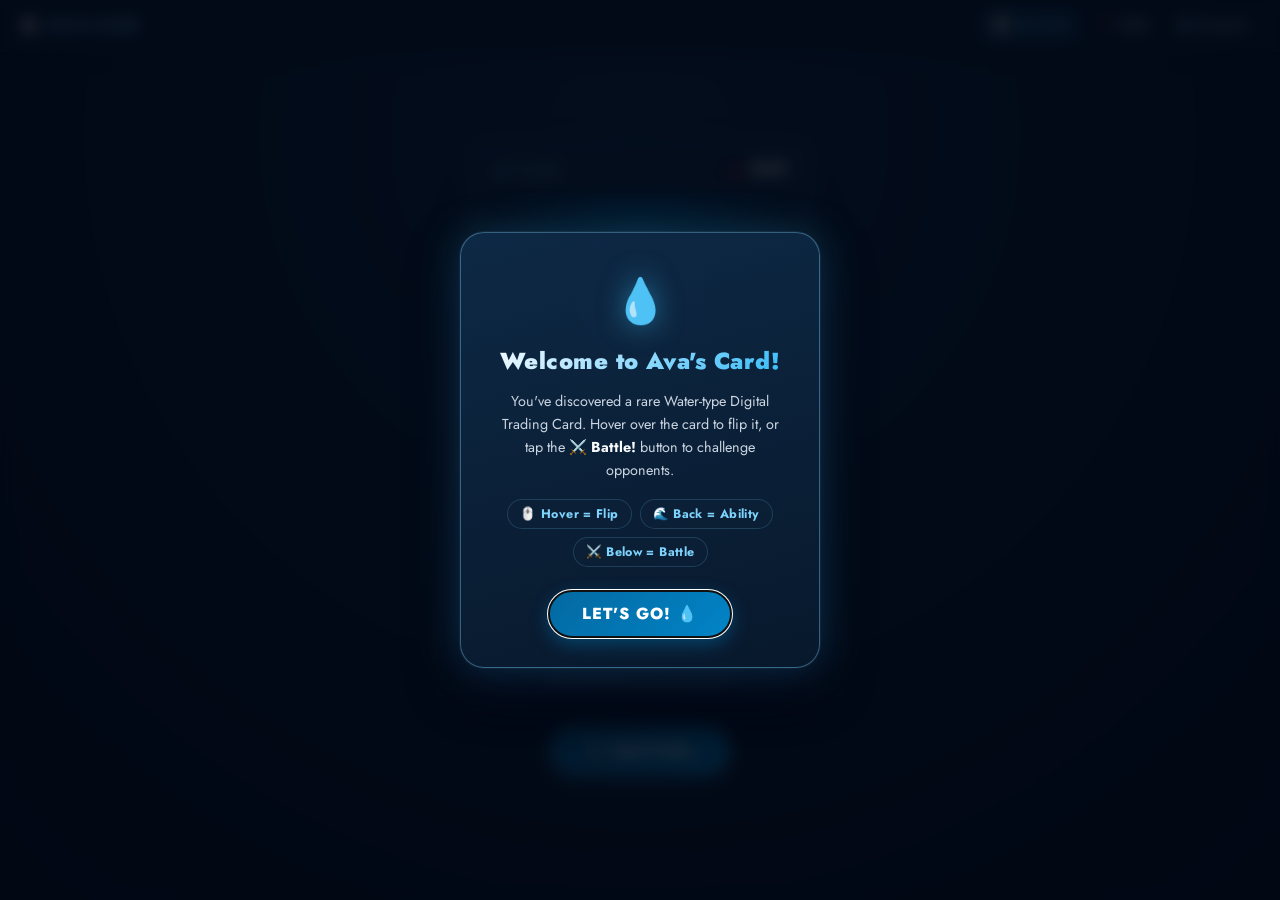
<file: index.html>
<!DOCTYPE html>
<html lang="en">
<head>
  <meta charset="UTF-8" />
  <meta name="viewport" content="width=device-width, initial-scale=1.0" />
  <title>Ava | Digital Trading Card</title>
  <link rel="preconnect" href="https://fonts.googleapis.com">
  <link rel="preconnect" href="https://fonts.gstatic.com" crossorigin>
  <link href="https://fonts.googleapis.com/css2?family=Jost:ital,wght@0,400;0,500;0,600;0,700;0,800;0,900;1,400;1,600&display=swap" rel="stylesheet">
  <link rel="stylesheet" href="style.css" />
</head>
<body>

  <!-- Site Navigation Bar -->
  <nav class="site-nav" aria-label="Site navigation">
    <a href="index.html" class="site-nav-brand">🃏 Ava's Card</a>
    <div class="site-nav-links">
      <a href="index.html" class="site-nav-link active" aria-current="page">🃏 My Card</a>
      <a href="help-faq.html" class="site-nav-link">❓ FAQ</a>
      <a href="help-contact.html" class="site-nav-link">📬 Contact</a>
    </div>
  </nav>

  <main class="page-container">
    <!-- 3D Card Container with Perspective -->
    <div class="card-container" id="card-container">
      <article class="trading-card" id="trading-card">

        <!-- ================= FRONT FACE ================= -->
        <div class="card-face card-front">
          <!-- Card Holo Sheen Overlay -->
          <div class="card-sheen" aria-hidden="true"></div>

          <!-- Top Header: Type & Power -->
          <header class="card-header">
            <span class="card-type-badge">💧 WATER</span>
            <div class="card-hp">
              <span class="hp-label">HP</span>
              <span class="hp-value">999</span>
            </div>
          </header>

          <!-- Card Art / Portrait Section -->
          <div class="card-art-frame">
            <div class="art-backdrop">
              <!-- Inline SVG Avatar / Mascot -->
              <svg class="art-avatar" viewBox="0 0 120 120" fill="none" xmlns="http://www.w3.org/2000/svg" aria-label="Card character portrait">
                <circle cx="60" cy="60" r="54" fill="#1e3a8a" stroke="#38bdf8" stroke-width="4" />
                <circle cx="60" cy="46" r="22" fill="#E0E7FF" />
                <path d="M26 100C26 78 41 68 60 68C79 68 94 78 94 100" fill="#E0E7FF" />
                <polygon points="60,20 68,36 86,36 71,46 77,63 60,52 43,63 49,46 34,36 52,36" fill="#38bdf8" />
              </svg>
            </div>
            <span class="card-id-tag">EDITION #001</span>
          </div>

          <!-- Card Body / Identity -->
          <section class="card-info">
            <h1 class="card-name" id="card-name">Ava</h1>
            <p class="card-major" id="card-major">
              <span class="major-icon">💻</span> Web Design and Engineering
            </p>

            <!-- Stats Bar -->
            <div class="card-stats">
              <div class="stat-pill">
                <span class="stat-label">Snack Power</span>
                <span class="stat-value">78/100</span>
              </div>
              <div class="stat-pill">
                <span class="stat-label">Nap Quality</span>
                <span class="stat-value">63/100</span>
              </div>
              <div class="stat-pill">
                <span class="stat-label">Drizzy Drake</span>
                <span class="stat-value">94/100</span>
              </div>
            </div>

            <!-- Special Ability Section (Card Feature) -->
            <div class="ability-container" id="ability-container">
              <div class="ability-header">
                <span class="ability-icon">🌊</span>
                <h2 class="ability-title">Irresistible</h2>
                <span class="ability-tag">SPECIAL MOVE</span>
              </div>
              <p class="ability-description">
                Radiates effortless charm and magnetic energy. Stuns opposing cards and leaves everyone completely captivated.
              </p>
            </div>
          </section>

          <!-- Card Footer -->
          <footer class="card-footer">
            <span>Hand-directed by me, built with AI</span>
          </footer>
        </div>

        <!-- ================= BACK FACE ================= -->
        <div class="card-face card-back">
          <!-- Card Holo Sheen Overlay -->
          <div class="card-sheen" aria-hidden="true"></div>

          <!-- Back Header -->
          <header class="card-header back-header">
            <span class="card-type-badge back-badge">🌊 WATER DECK</span>
            <span class="back-id">SECRET RARE ★★★</span>
          </header>

          <!-- Back Center Graphic Emblem -->
          <div class="back-emblem-wrapper">
            <div class="back-emblem-ring">
              <div class="back-emblem-core">
                <span class="back-emblem-icon">💧</span>
              </div>
            </div>
          </div>

          <!-- Fun Fact Showcase Block -->
          <section class="fun-fact-section">
            <div class="fun-fact-header">
              <span class="fun-fact-tag">💡 TRAINER FUN FACT</span>
            </div>
            <p class="fun-fact-text">
              Can code full responsive web animations in her sleep, but will happily spend 45 minutes debating between three identical shades of blue while streaming Drake on repeat.
            </p>

            <!-- Fun Fact Quick Trivia Chips -->
            <div class="trivia-chips">
              <div class="trivia-chip">
                <span class="trivia-label">Soundtrack</span>
                <span class="trivia-value">Drake (Certified)</span>
              </div>
              <div class="trivia-chip">
                <span class="trivia-label">Fuel Source</span>
                <span class="trivia-value">Snacks & Matcha</span>
              </div>
              <div class="trivia-chip">
                <span class="trivia-label">Style Mode</span>
                <span class="trivia-value">Water Type 🌊</span>
              </div>
            </div>
          </section>

          <!-- Interactive Ability Activation on Back -->
          <div class="back-ability-container">
            <button id="ability-btn" class="ability-button back-ability-btn" type="button">
              🌊 Activate Irresistible Ability
            </button>
            <div id="ability-status" class="ability-status" aria-live="polite"></div>
          </div>

          <!-- Back Footer -->
          <footer class="card-footer back-footer">
            <span>Hand-directed by me, built with AI</span>
          </footer>
        </div>

      </article>
    </div>

    <!-- ================= BATTLE ARENA ================= -->
    <section class="battle-arena" aria-label="Card Battle Arena">
      <button id="battle-btn" class="battle-btn" type="button">
        ⚔️ Battle!
      </button>

      <!-- Dice-Roll Animation & Big Letters Winner Display -->
      <div id="battle-display" class="battle-display" aria-live="polite"></div>
    </section>
  </main>

  <!-- Welcome Modal Overlay -->
  <div id="welcome-modal" class="welcome-overlay" role="dialog" aria-modal="true" aria-labelledby="welcome-title">
    <div class="welcome-card">
      <div class="welcome-icon">💧</div>
      <h2 id="welcome-title" class="welcome-title">Welcome to Ava's Card!</h2>
      <p class="welcome-text">You've discovered a rare Water-type Digital Trading Card. Hover over the card to flip it, or tap the <strong>⚔️ Battle!</strong> button to challenge opponents.</p>
      <div class="welcome-tips">
        <span class="welcome-tip">🖱️ Hover = Flip</span>
        <span class="welcome-tip">🌊 Back = Ability</span>
        <span class="welcome-tip">⚔️ Below = Battle</span>
      </div>
      <button id="welcome-close" class="welcome-btn" type="button">Let's Go! 💧</button>
    </div>
  </div>

  <script src="script.js"></script>
</body>
</html>
</file>
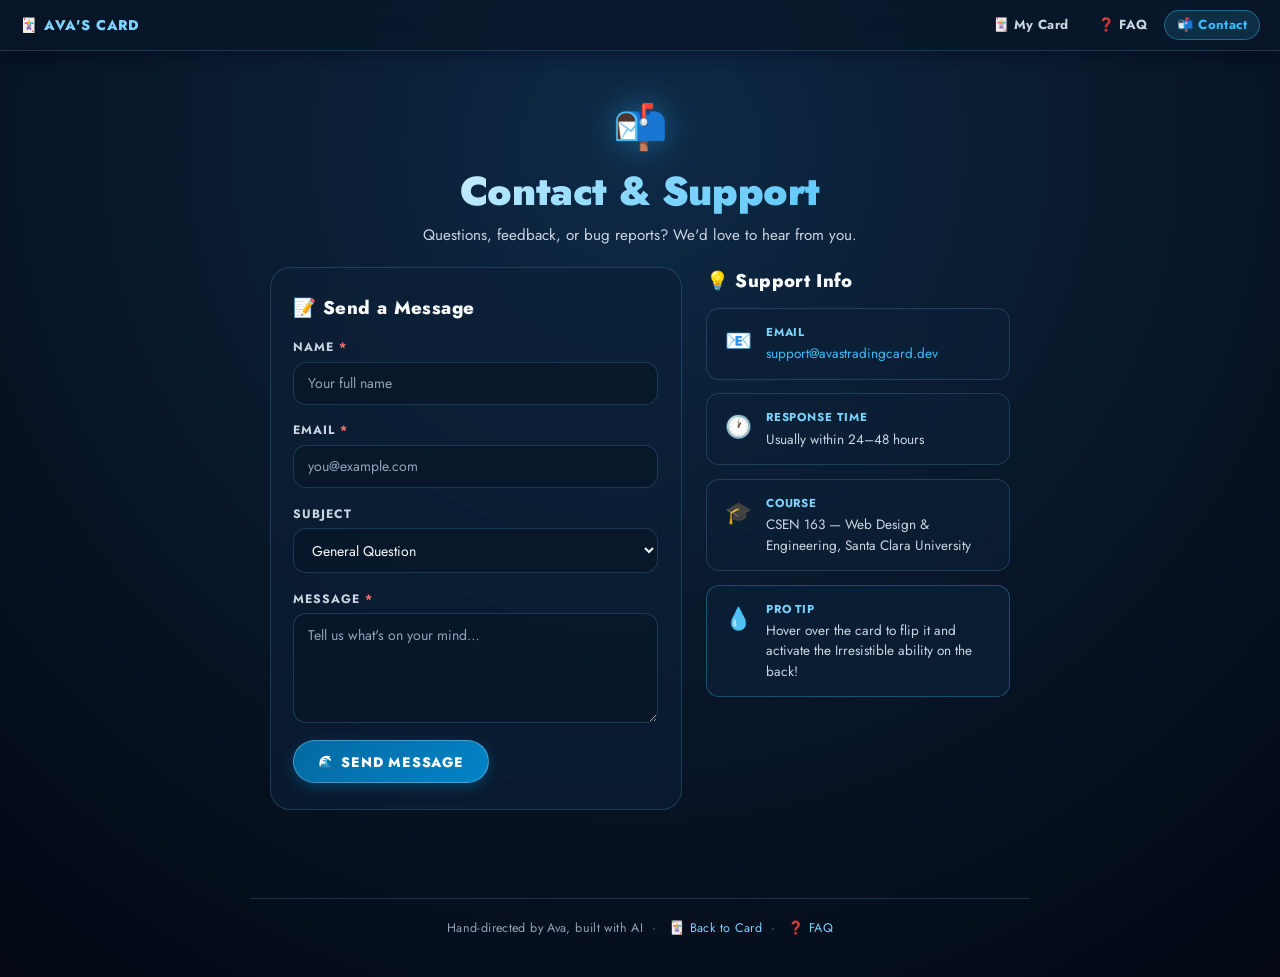
<file: help-contact.html>
<!DOCTYPE html>
<html lang="en">
<head>
  <meta charset="UTF-8" />
  <meta name="viewport" content="width=device-width, initial-scale=1.0" />
  <title>Contact & Support | Ava's Digital Trading Card</title>
  <link rel="preconnect" href="https://fonts.googleapis.com">
  <link rel="preconnect" href="https://fonts.gstatic.com" crossorigin>
  <link href="https://fonts.googleapis.com/css2?family=Jost:ital,wght@0,400;0,500;0,600;0,700;0,800;0,900;1,400;1,600&display=swap" rel="stylesheet">
  <link rel="stylesheet" href="help.css" />
</head>
<body>

  <!-- Site Navigation Bar -->
  <nav class="site-nav" aria-label="Site navigation">
    <a href="index.html" class="site-nav-brand">🃏 Ava's Card</a>
    <div class="site-nav-links">
      <a href="index.html" class="site-nav-link">🃏 My Card</a>
      <a href="help-faq.html" class="site-nav-link">❓ FAQ</a>
      <a href="help-contact.html" class="site-nav-link active" aria-current="page">📬 Contact</a>
    </div>
  </nav>

  <!-- ============================= HERO ============================= -->
  <header class="help-hero">
    <span class="help-hero-icon" aria-hidden="true">📬</span>
    <h1 class="help-hero-title">Contact &amp; Support</h1>
    <p class="help-hero-subtitle">Questions, feedback, or bug reports? We'd love to hear from you.</p>
  </header>

  <!-- ============================= MAIN CONTENT ============================= -->
  <main class="help-content" id="main-content">

    <!-- Success Banner (hidden until form submitted) -->
    <div
      class="success-banner"
      id="success-banner"
      role="alert"
      aria-live="polite"
      aria-atomic="true"
    >
      ✅ <strong>Message sent successfully!</strong> Thanks for reaching out — we'll get back to you within 24–48 hours. 💧
    </div>

    <!-- Two-Column Grid -->
    <div class="contact-grid">

      <!-- =================== LEFT: CONTACT FORM =================== -->
      <section aria-labelledby="form-heading">
        <form
          class="contact-form"
          id="contact-form"
          novalidate
          aria-label="Contact support form"
        >
          <h2 class="contact-form-title" id="form-heading">📝 Send a Message</h2>

          <!-- Name Field -->
          <div class="form-group">
            <label class="form-label" for="field-name">
              Name <span class="required-star" aria-hidden="true">*</span>
            </label>
            <input
              class="form-input"
              type="text"
              id="field-name"
              name="name"
              placeholder="Your full name"
              autocomplete="name"
              aria-required="true"
              aria-describedby="error-name"
            />
            <span
              class="form-field-error"
              id="error-name"
              role="alert"
              aria-live="polite"
              style="display: none;"
            >Please enter your name.</span>
          </div>

          <!-- Email Field -->
          <div class="form-group">
            <label class="form-label" for="field-email">
              Email <span class="required-star" aria-hidden="true">*</span>
            </label>
            <input
              class="form-input"
              type="email"
              id="field-email"
              name="email"
              placeholder="you@example.com"
              autocomplete="email"
              aria-required="true"
              aria-describedby="error-email"
            />
            <span
              class="form-field-error"
              id="error-email"
              role="alert"
              aria-live="polite"
              style="display: none;"
            >Please enter a valid email address.</span>
          </div>

          <!-- Subject Field -->
          <div class="form-group">
            <label class="form-label" for="field-subject">Subject</label>
            <select
              class="form-select"
              id="field-subject"
              name="subject"
              aria-label="Message subject"
            >
              <option value="general">General Question</option>
              <option value="bug">Bug Report</option>
              <option value="feature">Feature Request</option>
              <option value="other">Other</option>
            </select>
          </div>

          <!-- Message Field -->
          <div class="form-group">
            <label class="form-label" for="field-message">
              Message <span class="required-star" aria-hidden="true">*</span>
            </label>
            <textarea
              class="form-textarea"
              id="field-message"
              name="message"
              placeholder="Tell us what's on your mind…"
              aria-required="true"
              aria-describedby="error-message"
            ></textarea>
            <span
              class="form-field-error"
              id="error-message"
              role="alert"
              aria-live="polite"
              style="display: none;"
            >Please enter a message before submitting.</span>
          </div>

          <!-- Submit Button -->
          <button type="submit" class="help-btn" style="align-self: flex-start;">
            🌊 Send Message
          </button>
        </form>
      </section>

      <!-- =================== RIGHT: SUPPORT INFO CARDS =================== -->
      <section aria-labelledby="support-info-heading">
        <h2 class="support-cards-title" id="support-info-heading">💡 Support Info</h2>
        <div class="support-cards">

          <!-- Email Card -->
          <div class="support-card">
            <span class="support-card-icon" aria-hidden="true">📧</span>
            <div class="support-card-body">
              <span class="support-card-label">Email</span>
              <span class="support-card-value">
                <a href="mailto:support@avastradingcard.dev">support@avastradingcard.dev</a>
              </span>
            </div>
          </div>

          <!-- Response Time Card -->
          <div class="support-card">
            <span class="support-card-icon" aria-hidden="true">🕐</span>
            <div class="support-card-body">
              <span class="support-card-label">Response Time</span>
              <span class="support-card-value">Usually within 24–48 hours</span>
            </div>
          </div>

          <!-- Course Card -->
          <div class="support-card">
            <span class="support-card-icon" aria-hidden="true">🎓</span>
            <div class="support-card-body">
              <span class="support-card-label">Course</span>
              <span class="support-card-value">CSEN 163 — Web Design &amp; Engineering, Santa Clara University</span>
            </div>
          </div>

          <!-- Fun Water Tip Card -->
          <div class="support-card tip-card">
            <span class="support-card-icon" aria-hidden="true">💧</span>
            <div class="support-card-body">
              <span class="support-card-label">Pro Tip</span>
              <span class="support-card-value">
                Hover over the card to flip it and activate the Irresistible ability on the back!
              </span>
            </div>
          </div>

        </div>
      </section>

    </div><!-- /contact-grid -->

  </main>

  <!-- ============================= FOOTER ============================= -->
  <footer class="help-footer">
    Hand-directed by Ava, built with AI &nbsp;·&nbsp; <a href="index.html">🃏 Back to Card</a> &nbsp;·&nbsp; <a href="help-faq.html">❓ FAQ</a>
  </footer>

  <!-- ============================= FORM VALIDATION SCRIPT ============================= -->
  <script>
    (function () {
      'use strict';

      var form          = document.getElementById('contact-form');
      var successBanner = document.getElementById('success-banner');

      var fieldName    = document.getElementById('field-name');
      var fieldEmail   = document.getElementById('field-email');
      var fieldMessage = document.getElementById('field-message');

      var errorName    = document.getElementById('error-name');
      var errorEmail   = document.getElementById('error-email');
      var errorMessage = document.getElementById('error-message');

      // ----------------------------------------------------------------
      // Helpers
      // ----------------------------------------------------------------
      function showError(input, errorEl, message) {
        input.classList.add('input-error');
        errorEl.textContent = message;
        errorEl.style.display = 'flex';
      }

      function clearError(input, errorEl) {
        input.classList.remove('input-error');
        errorEl.style.display = 'none';
      }

      function isValidEmail(value) {
        return /^[^\s@]+@[^\s@]+\.[^\s@]+$/.test(value.trim());
      }

      // ----------------------------------------------------------------
      // Live validation — clear errors as user types / changes value
      // ----------------------------------------------------------------
      fieldName.addEventListener('input', function () {
        if (fieldName.value.trim().length > 0) {
          clearError(fieldName, errorName);
        }
      });

      fieldEmail.addEventListener('input', function () {
        if (isValidEmail(fieldEmail.value)) {
          clearError(fieldEmail, errorEmail);
        }
      });

      fieldMessage.addEventListener('input', function () {
        if (fieldMessage.value.trim().length > 0) {
          clearError(fieldMessage, errorMessage);
        }
      });

      // ----------------------------------------------------------------
      // Submit handler
      // ----------------------------------------------------------------
      form.addEventListener('submit', function (e) {
        e.preventDefault();

        var valid = true;

        // Validate Name
        if (fieldName.value.trim() === '') {
          showError(fieldName, errorName, 'Please enter your name.');
          valid = false;
        } else {
          clearError(fieldName, errorName);
        }

        // Validate Email
        if (fieldEmail.value.trim() === '') {
          showError(fieldEmail, errorEmail, 'Please enter your email address.');
          valid = false;
        } else if (!isValidEmail(fieldEmail.value)) {
          showError(fieldEmail, errorEmail, 'Please enter a valid email address.');
          valid = false;
        } else {
          clearError(fieldEmail, errorEmail);
        }

        // Validate Message
        if (fieldMessage.value.trim() === '') {
          showError(fieldMessage, errorMessage, 'Please enter a message before submitting.');
          valid = false;
        } else {
          clearError(fieldMessage, errorMessage);
        }

        // If all valid, show success banner and reset form
        if (valid) {
          successBanner.classList.add('visible');
          form.reset();

          // Scroll banner into view
          successBanner.scrollIntoView({ behavior: 'smooth', block: 'center' });

          // Auto-hide success banner after 8 seconds
          setTimeout(function () {
            successBanner.classList.remove('visible');
          }, 8000);
        } else {
          // Focus the first field with an error for accessibility
          var firstError = form.querySelector('.input-error');
          if (firstError) firstError.focus();
        }
      });
    })();
  </script>

</body>
</html>
</file>
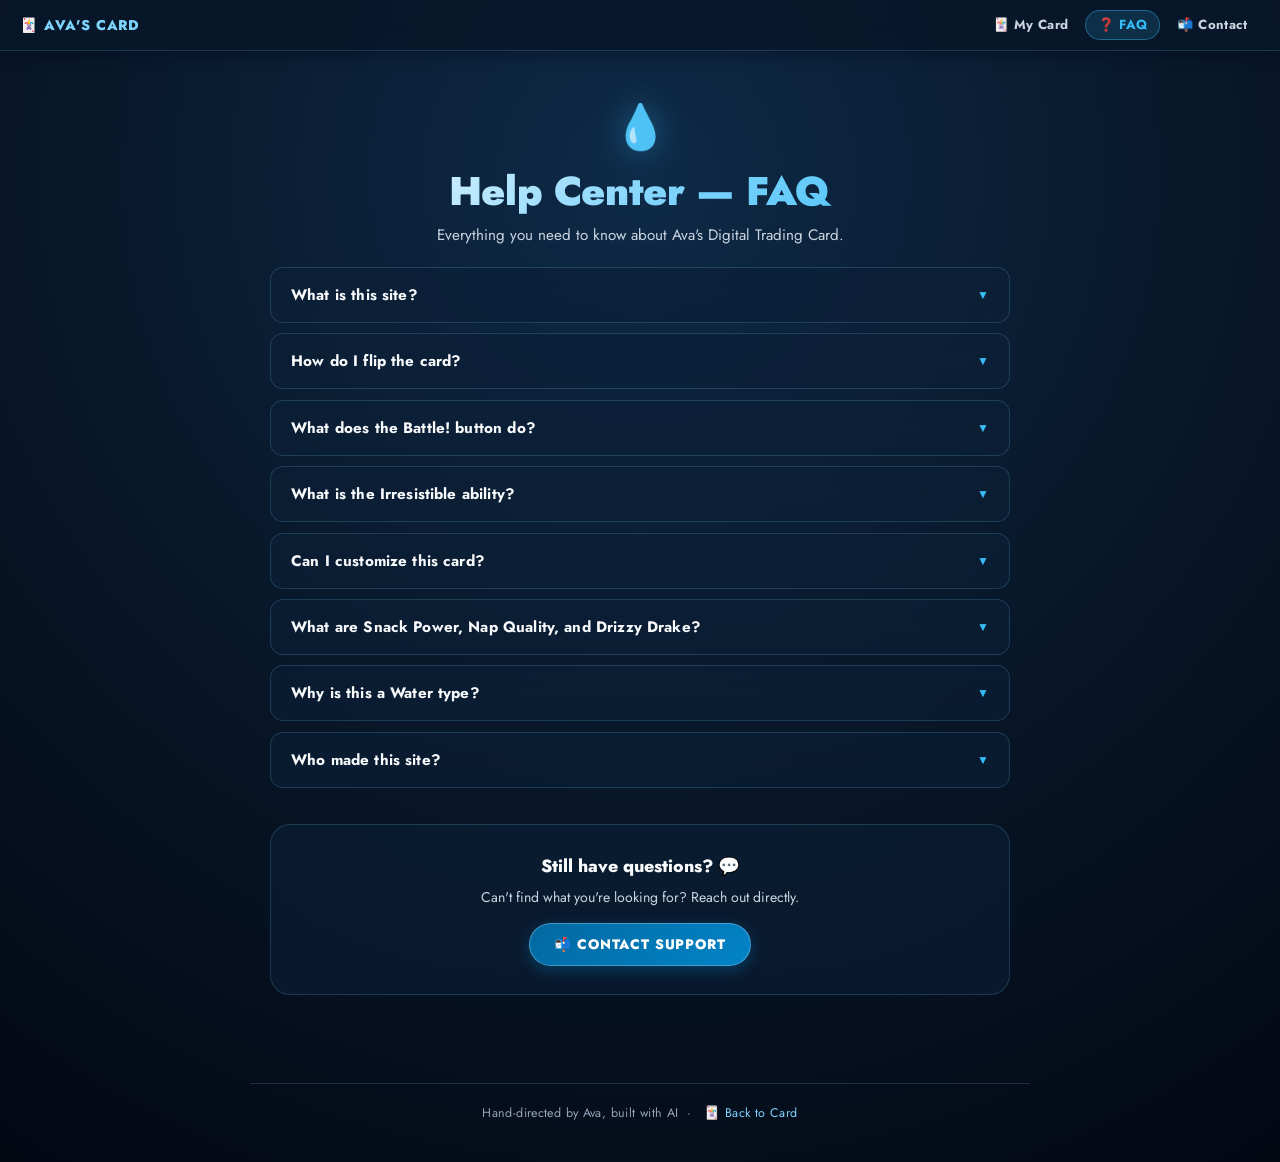
<file: help-faq.html>
<!DOCTYPE html>
<html lang="en">
<head>
  <meta charset="UTF-8" />
  <meta name="viewport" content="width=device-width, initial-scale=1.0" />
  <title>Help Center — FAQ | Ava's Digital Trading Card</title>
  <link rel="preconnect" href="https://fonts.googleapis.com">
  <link rel="preconnect" href="https://fonts.gstatic.com" crossorigin>
  <link href="https://fonts.googleapis.com/css2?family=Jost:ital,wght@0,400;0,500;0,600;0,700;0,800;0,900;1,400;1,600&display=swap" rel="stylesheet">
  <link rel="stylesheet" href="help.css" />
</head>
<body>

  <!-- Site Navigation Bar -->
  <nav class="site-nav" aria-label="Site navigation">
    <a href="index.html" class="site-nav-brand">🃏 Ava's Card</a>
    <div class="site-nav-links">
      <a href="index.html" class="site-nav-link">🃏 My Card</a>
      <a href="help-faq.html" class="site-nav-link active" aria-current="page">❓ FAQ</a>
      <a href="help-contact.html" class="site-nav-link">📬 Contact</a>
    </div>
  </nav>

  <!-- ============================= HERO ============================= -->
  <header class="help-hero">
    <span class="help-hero-icon" aria-hidden="true">💧</span>
    <h1 class="help-hero-title">Help Center — FAQ</h1>
    <p class="help-hero-subtitle">Everything you need to know about Ava's Digital Trading Card.</p>
  </header>

  <!-- ============================= MAIN CONTENT ============================= -->
  <main class="help-content" id="main-content">

    <ul class="faq-list" aria-label="Frequently asked questions">

      <!-- FAQ 1 -->
      <li class="faq-item">
        <button
          class="faq-question"
          type="button"
          aria-expanded="false"
          aria-controls="faq-answer-1"
          id="faq-btn-1"
        >
          <span>What is this site?</span>
          <span class="faq-chevron" aria-hidden="true">▼</span>
        </button>
        <div
          class="faq-answer"
          id="faq-answer-1"
          role="region"
          aria-labelledby="faq-btn-1"
        >
          <p>This is Ava's Digital Trading Card — a personal, interactive website designed as a collectible trading card. It showcases Ava's identity, stats, and special abilities in the style of a Water-type Pokémon-inspired card, built entirely with HTML, CSS, and vanilla JavaScript.</p>
          <p>Think of it as a next-level personal portfolio card that you can flip, battle with, and explore!</p>
        </div>
      </li>

      <!-- FAQ 2 -->
      <li class="faq-item">
        <button
          class="faq-question"
          type="button"
          aria-expanded="false"
          aria-controls="faq-answer-2"
          id="faq-btn-2"
        >
          <span>How do I flip the card?</span>
          <span class="faq-chevron" aria-hidden="true">▼</span>
        </button>
        <div
          class="faq-answer"
          id="faq-answer-2"
          role="region"
          aria-labelledby="faq-btn-2"
        >
          <p>On <strong>desktop</strong>: simply hover your mouse cursor over the card. The card will smoothly rotate 180° to reveal its back face, powered by a CSS 3D transform.</p>
          <p>On <strong>mobile</strong>: tap anywhere on the card to toggle between the front and back. Tap again to flip it back. The card remembers its orientation until you tap again!</p>
        </div>
      </li>

      <!-- FAQ 3 -->
      <li class="faq-item">
        <button
          class="faq-question"
          type="button"
          aria-expanded="false"
          aria-controls="faq-answer-3"
          id="faq-btn-3"
        >
          <span>What does the Battle! button do?</span>
          <span class="faq-chevron" aria-hidden="true">▼</span>
        </button>
        <div
          class="faq-answer"
          id="faq-answer-3"
          role="region"
          aria-labelledby="faq-btn-3"
        >
          <p>The <strong>⚔️ Battle!</strong> button launches the Battle Arena — a fun dice-roll mini-game! When clicked, Ava faces off against a randomly selected opponent (like a "Bug in Production 🐛" or "CSS Centering Boss 📐").</p>
          <p>Both Ava and the opponent roll a 20-sided die. Ava's score = her <strong>Drizzy Drake stat (94)</strong> + dice roll. The higher total score wins. Results are displayed in big letters: either <strong>AVA WINS! 🏆</strong> or <strong>REMATCH NEEDED! 💥</strong>. Keep battling for glory!</p>
        </div>
      </li>

      <!-- FAQ 4 -->
      <li class="faq-item">
        <button
          class="faq-question"
          type="button"
          aria-expanded="false"
          aria-controls="faq-answer-4"
          id="faq-btn-4"
        >
          <span>What is the Irresistible ability?</span>
          <span class="faq-chevron" aria-hidden="true">▼</span>
        </button>
        <div
          class="faq-answer"
          id="faq-answer-4"
          role="region"
          aria-labelledby="faq-btn-4"
        >
          <p><strong>Irresistible</strong> is Ava's signature Special Move, displayed on both the front and back of the card. It reads: <em>"Radiates effortless charm and magnetic energy. Stuns opposing cards and leaves everyone completely captivated."</em></p>
          <p>On the back of the card, you can actively trigger it by pressing the <strong>🌊 Activate Irresistible Ability</strong> button. The card glows with a water-blue aura, and a status banner confirms the ability is live. There's a 2.5-second cooldown before you can cast it again!</p>
        </div>
      </li>

      <!-- FAQ 5 -->
      <li class="faq-item">
        <button
          class="faq-question"
          type="button"
          aria-expanded="false"
          aria-controls="faq-answer-5"
          id="faq-btn-5"
        >
          <span>Can I customize this card?</span>
          <span class="faq-chevron" aria-hidden="true">▼</span>
        </button>
        <div
          class="faq-answer"
          id="faq-answer-5"
          role="region"
          aria-labelledby="faq-btn-5"
        >
          <p>This card is Ava's personal digital trading card, tailored to represent her uniquely. It is not a template or generator available to the public — but the good news is that it was hand-directed by Ava and built with HTML, CSS, and JavaScript, so anyone with web skills could adapt the concept.</p>
          <p>If you're a developer and curious about the code, feel free to inspect the page source for a look at how the 3D flip, accordion animations, and battle system are built!</p>
        </div>
      </li>

      <!-- FAQ 6 -->
      <li class="faq-item">
        <button
          class="faq-question"
          type="button"
          aria-expanded="false"
          aria-controls="faq-answer-6"
          id="faq-btn-6"
        >
          <span>What are Snack Power, Nap Quality, and Drizzy Drake?</span>
          <span class="faq-chevron" aria-hidden="true">▼</span>
        </button>
        <div
          class="faq-answer"
          id="faq-answer-6"
          role="region"
          aria-labelledby="faq-btn-6"
        >
          <p>These are Ava's three fun, made-up stats that appear on the front of the card — inspired by trading card stat systems but playfully personalized:</p>
          <p>🍿 <strong>Snack Power (78/100)</strong> — Measures Ava's ability to sustain long coding sessions with strategic snack selection.</p>
          <p>😴 <strong>Nap Quality (63/100)</strong> — Tracks rest efficiency. High nap quality = faster bug fixing the next morning.</p>
          <p>🎵 <strong>Drizzy Drake (94/100)</strong> — Ava's certified Drake listener rating. Also happens to be her top battle stat — it's that powerful.</p>
        </div>
      </li>

      <!-- FAQ 7 -->
      <li class="faq-item">
        <button
          class="faq-question"
          type="button"
          aria-expanded="false"
          aria-controls="faq-answer-7"
          id="faq-btn-7"
        >
          <span>Why is this a Water type?</span>
          <span class="faq-chevron" aria-hidden="true">▼</span>
        </button>
        <div
          class="faq-answer"
          id="faq-answer-7"
          role="region"
          aria-labelledby="faq-btn-7"
        >
          <p>Ava chose the Water type because water is fluid, adaptive, and endlessly powerful — traits that resonate with her approach to design and engineering. Water flows around obstacles and finds creative paths forward, just like great problem-solving.</p>
          <p>Also, the oceanic deep-blue aesthetic is simply stunning — and Ava has strong opinions about color palettes. 💧</p>
        </div>
      </li>

      <!-- FAQ 8 -->
      <li class="faq-item">
        <button
          class="faq-question"
          type="button"
          aria-expanded="false"
          aria-controls="faq-answer-8"
          id="faq-btn-8"
        >
          <span>Who made this site?</span>
          <span class="faq-chevron" aria-hidden="true">▼</span>
        </button>
        <div
          class="faq-answer"
          id="faq-answer-8"
          role="region"
          aria-labelledby="faq-btn-8"
        >
          <p>This site was <strong>hand-directed by Ava</strong> and built with AI assistance as a project for <strong>CSEN 163 — Web Design &amp; Engineering</strong> at Santa Clara University.</p>
          <p>Every design decision — the oceanic Water-type theme, the Futura typography, the stats, the battle mechanics, and the Irresistible ability — was conceived and directed by Ava. The code was crafted collaboratively with an AI pair programmer.</p>
        </div>
      </li>

    </ul><!-- /faq-list -->

    <!-- ============================= BOTTOM CTA ============================= -->
    <section class="help-cta" aria-label="Still have questions?">
      <p class="help-cta-title">Still have questions? 💬</p>
      <p class="help-cta-subtitle">Can't find what you're looking for? Reach out directly.</p>
      <a href="help-contact.html" class="help-btn">📬 Contact Support</a>
    </section>

  </main>

  <!-- ============================= FOOTER ============================= -->
  <footer class="help-footer">
    Hand-directed by Ava, built with AI &nbsp;·&nbsp; <a href="index.html">🃏 Back to Card</a>
  </footer>

  <!-- ============================= ACCORDION SCRIPT ============================= -->
  <script>
    (function () {
      'use strict';

      const questions = document.querySelectorAll('.faq-question');

      questions.forEach(function (btn) {
        btn.addEventListener('click', function () {
          const expanded = btn.getAttribute('aria-expanded') === 'true';
          const answerId = btn.getAttribute('aria-controls');
          const answerPanel = document.getElementById(answerId);

          // Collapse all other open items first
          questions.forEach(function (otherBtn) {
            if (otherBtn !== btn) {
              otherBtn.setAttribute('aria-expanded', 'false');
              const otherAnswerId = otherBtn.getAttribute('aria-controls');
              const otherPanel = document.getElementById(otherAnswerId);
              if (otherPanel) {
                otherPanel.classList.remove('open');
              }
            }
          });

          // Toggle current item
          if (expanded) {
            btn.setAttribute('aria-expanded', 'false');
            if (answerPanel) answerPanel.classList.remove('open');
          } else {
            btn.setAttribute('aria-expanded', 'true');
            if (answerPanel) answerPanel.classList.add('open');
          }
        });

        // Keyboard support: Enter and Space already fire click on buttons,
        // but ensure focus styles are visible
        btn.addEventListener('keydown', function (e) {
          if (e.key === 'Enter' || e.key === ' ') {
            e.preventDefault();
            btn.click();
          }
        });
      });
    })();
  </script>

</body>
</html>
</file>
<file: style.css>
/* ==========================================================================
   Digital Trading Card - style.css
   Pure Futura Typography & Aesthetic Oceanic Water Theme
   ========================================================================== */

:root {
  /* Unified Futura Typography */
  --font-futura: "Futura", "Futura-Medium", "Futura LT", "Jost", -apple-system, BlinkMacSystemFont, "Segoe UI", Roboto, sans-serif;

  /* Oceanic Color Palette - Refined & Aesthetic */
  --bg-page-start: #0e2a47;
  --bg-page-mid: #081729;
  --bg-page-end: #030813;
  
  --card-glass-start: rgba(14, 42, 71, 0.92);
  --card-glass-mid: rgba(10, 29, 50, 0.94);
  --card-glass-end: rgba(6, 17, 31, 0.97);

  --card-border: rgba(125, 211, 252, 0.35);
  --card-border-glow: rgba(56, 189, 248, 0.25);
  
  --accent-cyan: #38bdf8;
  --accent-aqua: #7dd3fc;
  --accent-seafoam: #a5f3fc;
  --accent-marine: #0284c7;
  --accent-deep-navy: #082542;
  
  --text-primary: #f8fafc;
  --text-secondary: #cbd5e1;
  --text-muted: #94a3b8;
  
  --surface-glass: rgba(12, 33, 56, 0.6);
  --surface-glass-border: rgba(125, 211, 252, 0.18);
  
  /* Radii */
  --card-radius: 20px;
  --inner-radius: 13px;
  --pill-radius: 9999px;
  
  /* Delicate Multi-layer Depth Shadow */
  --card-shadow: 0 20px 45px -12px rgba(2, 6, 23, 0.8),
                 0 8px 18px -4px rgba(2, 6, 23, 0.5),
                 0 0 0 1px rgba(255, 255, 255, 0.1);
}

/* Base Reset & Centering */
* {
  box-sizing: border-box;
  margin: 0;
  padding: 0;
  font-family: var(--font-futura);
}

body {
  min-height: 100vh;
  display: flex;
  align-items: center;
  justify-content: center;
  background: radial-gradient(circle at 50% 15%, var(--bg-page-start) 0%, var(--bg-page-mid) 50%, var(--bg-page-end) 100%);
  color: var(--text-primary);
  font-family: var(--font-futura);
  padding: 0;
  margin: 0;
  overflow-x: hidden;
  -webkit-font-smoothing: antialiased;
}

button, input, select, textarea {
  font-family: var(--font-futura);
}

.page-container {
  display: flex;
  flex-direction: column;
  align-items: center;
  justify-content: center;
  width: 100%;
  gap: 1.35rem;
}

/* 3D Perspective Card Container */
.card-container {
  perspective: 1200px;
  width: 100%;
  max-width: 350px;
  display: flex;
  justify-content: center;
}

/* Trading Card (3D Flipping Element) */
.trading-card {
  position: relative;
  width: 100%;
  transform-style: preserve-3d;
  transition: transform 0.65s cubic-bezier(0.34, 1.2, 0.64, 1);
  cursor: pointer;
}

/* 3D Flip Trigger: Point / Hover at it, or mobile tap */
.card-container:hover .trading-card,
.trading-card.is-flipped {
  transform: rotateY(180deg);
}

/* Card Faces Base Styles */
.card-face {
  width: 100%;
  border-radius: var(--card-radius);
  box-shadow: var(--card-shadow);
  padding: 1rem;
  display: flex;
  flex-direction: column;
  gap: 0.7rem;
  overflow: hidden;
  backface-visibility: hidden;
  -webkit-backface-visibility: hidden;
  user-select: none;
  box-sizing: border-box;
  backdrop-filter: blur(16px);
  -webkit-backdrop-filter: blur(16px);
}

/* Front Face */
.card-front {
  position: relative;
  transform: rotateY(0deg);
  background: linear-gradient(165deg, var(--card-glass-start) 0%, var(--card-glass-mid) 50%, var(--card-glass-end) 100%);
  border: 1.5px solid var(--card-border);
}

/* Back Face */
.card-back {
  position: absolute;
  inset: 0;
  transform: rotateY(180deg);
  background: linear-gradient(165deg, #0f2c4a 0%, #091c30 50%, #05101d 100%);
  border: 1.5px solid var(--card-border);
  box-shadow: var(--card-shadow);
  justify-content: space-between;
}

/* Soft Water Sheen Overlay */
.card-sheen {
  position: absolute;
  inset: 0;
  border-radius: var(--card-radius);
  background: linear-gradient(
    120deg,
    transparent 0%,
    rgba(255, 255, 255, 0.05) 35%,
    rgba(125, 211, 252, 0.18) 48%,
    rgba(240, 249, 255, 0.22) 52%,
    rgba(56, 189, 248, 0.12) 65%,
    transparent 80%
  );
  opacity: 0.6;
  pointer-events: none;
  mix-blend-mode: overlay;
  transition: opacity 0.3s ease;
}

.trading-card:hover .card-sheen {
  opacity: 0.9;
}

/* ==========================================================================
   Front Face Elements
   ========================================================================== */

.card-header {
  display: flex;
  justify-content: space-between;
  align-items: center;
}

.card-type-badge {
  background: var(--surface-glass);
  border: 1px solid var(--surface-glass-border);
  padding: 0.22rem 0.6rem;
  border-radius: var(--pill-radius);
  color: var(--accent-aqua);
  font-size: 0.74rem;
  font-weight: 700;
  letter-spacing: 0.08em;
  text-transform: uppercase;
}

.card-hp {
  display: flex;
  align-items: baseline;
  gap: 0.25rem;
  background: rgba(3, 12, 24, 0.5);
  padding: 0.18rem 0.55rem;
  border-radius: var(--pill-radius);
  border: 1px solid var(--surface-glass-border);
}

.hp-label {
  font-size: 0.74rem;
  color: #f43f5e;
  font-weight: 800;
  letter-spacing: 0.05em;
}

.hp-value {
  font-size: 1.15rem;
  font-weight: 900;
  color: var(--text-primary);
  line-height: 1;
}

/* Artwork Frame */
.card-art-frame {
  position: relative;
  width: 100%;
  aspect-ratio: 16 / 10;
  border-radius: var(--inner-radius);
  overflow: hidden;
  border: 1px solid rgba(125, 211, 252, 0.25);
  box-shadow: inset 0 2px 10px rgba(2, 6, 23, 0.5), 0 4px 12px rgba(2, 6, 23, 0.4);
}

.art-backdrop {
  width: 100%;
  height: 100%;
  background: radial-gradient(circle at 50% 30%, #0369a1 0%, #082542 65%, #030d1a 100%);
  display: flex;
  align-items: center;
  justify-content: center;
}

.art-avatar {
  width: 68%;
  height: 68%;
  filter: drop-shadow(0 6px 12px rgba(2, 6, 23, 0.6));
  transition: transform 0.4s ease;
}

.trading-card:hover .art-avatar {
  transform: scale(1.04);
}

.card-id-tag {
  position: absolute;
  bottom: 6px;
  right: 8px;
  font-size: 0.64rem;
  font-weight: 700;
  letter-spacing: 0.08em;
  background: rgba(4, 13, 26, 0.85);
  padding: 0.15rem 0.45rem;
  border-radius: 4px;
  color: #7dd3fc;
  border: 1px solid var(--surface-glass-border);
}

/* Identity & Content Section */
.card-info {
  display: flex;
  flex-direction: column;
  gap: 0.6rem;
}

.card-name {
  font-size: 1.55rem;
  font-weight: 800;
  text-align: center;
  letter-spacing: 0.02em;
  color: #f8fafc;
  word-break: break-word;
}

.card-major {
  font-size: 0.85rem;
  text-align: center;
  color: var(--accent-aqua);
  font-weight: 600;
  display: flex;
  align-items: center;
  justify-content: center;
  gap: 0.35rem;
  letter-spacing: 0.03em;
}

/* Stats Row */
.card-stats {
  display: grid;
  grid-template-columns: repeat(3, 1fr);
  gap: 0.35rem;
  margin-top: 0.1rem;
}

.stat-pill {
  background: var(--surface-glass);
  border: 1px solid var(--surface-glass-border);
  border-radius: 10px;
  padding: 0.35rem 0.25rem;
  display: flex;
  flex-direction: column;
  align-items: center;
  text-align: center;
}

.stat-label {
  font-size: 0.64rem;
  text-transform: uppercase;
  color: var(--text-muted);
  font-weight: 700;
  letter-spacing: 0.05em;
  white-space: nowrap;
}

.stat-value {
  font-size: 0.95rem;
  font-weight: 800;
  color: #e0f2fe;
}

/* Special Ability Section (Card Feature / Attack Style) */
.ability-container {
  background: rgba(9, 27, 47, 0.65);
  border: 1px solid rgba(125, 211, 252, 0.22);
  border-radius: var(--inner-radius);
  padding: 0.7rem;
  display: flex;
  flex-direction: column;
  gap: 0.35rem;
  box-shadow: inset 0 1px 4px rgba(2, 6, 23, 0.3);
}

.ability-header {
  display: flex;
  align-items: center;
  gap: 0.4rem;
}

.ability-icon {
  font-size: 1.05rem;
  filter: drop-shadow(0 0 5px rgba(56, 189, 248, 0.5));
}

.ability-title {
  font-size: 1.05rem;
  font-weight: 800;
  color: #f0f9ff;
  letter-spacing: 0.02em;
}

.ability-tag {
  font-size: 0.62rem;
  font-weight: 800;
  color: #7dd3fc;
  background: rgba(56, 189, 248, 0.12);
  border: 1px solid rgba(56, 189, 248, 0.3);
  padding: 0.12rem 0.45rem;
  border-radius: var(--pill-radius);
  margin-left: auto;
  letter-spacing: 0.08em;
}

.ability-description {
  font-size: 0.82rem;
  line-height: 1.45;
  color: var(--text-secondary);
}

/* Card Footers */
.card-footer {
  display: flex;
  justify-content: center;
  align-items: center;
  text-align: center;
  font-size: 0.68rem;
  color: var(--text-muted);
  border-top: 1px solid rgba(125, 211, 252, 0.15);
  padding-top: 0.45rem;
  margin-top: auto;
  font-weight: 600;
  letter-spacing: 0.04em;
}

/* ==========================================================================
   Back Face Elements (Water Type Fun Fact Showcase)
   ========================================================================== */

.back-header {
  border-bottom: 1px solid rgba(125, 211, 252, 0.15);
  padding-bottom: 0.35rem;
}

.back-badge {
  color: var(--accent-aqua);
}

.back-id {
  font-size: 0.72rem;
  font-weight: 700;
  color: #7dd3fc;
  letter-spacing: 0.06em;
}

/* Back Center Water Seal / Emblem */
.back-emblem-wrapper {
  display: flex;
  align-items: center;
  justify-content: center;
  padding: 0.35rem 0;
}

.back-emblem-ring {
  width: 74px;
  height: 74px;
  border-radius: 50%;
  border: 2px dashed rgba(56, 189, 248, 0.4);
  display: flex;
  align-items: center;
  justify-content: center;
  background: radial-gradient(circle, rgba(2, 132, 199, 0.25) 0%, rgba(8, 28, 48, 0.8) 75%);
  box-shadow: 0 0 16px rgba(56, 189, 248, 0.2);
  animation: emblemSpin 22s linear infinite;
}

.back-emblem-core {
  width: 52px;
  height: 52px;
  border-radius: 50%;
  background: linear-gradient(135deg, #0284c7, #07233d);
  border: 1px solid rgba(224, 242, 254, 0.5);
  display: flex;
  align-items: center;
  justify-content: center;
}

.back-emblem-icon {
  font-size: 1.6rem;
  filter: drop-shadow(0 2px 6px rgba(2, 6, 23, 0.6));
}

@keyframes emblemSpin {
  0% { transform: rotate(0deg); }
  100% { transform: rotate(360deg); }
}

/* Fun Fact Section */
.fun-fact-section {
  background: rgba(9, 27, 47, 0.7);
  border: 1px solid rgba(125, 211, 252, 0.22);
  border-radius: var(--inner-radius);
  padding: 0.75rem;
  display: flex;
  flex-direction: column;
  gap: 0.5rem;
  box-shadow: inset 0 1px 4px rgba(2, 6, 23, 0.3);
}

.fun-fact-header {
  display: flex;
  align-items: center;
  justify-content: center;
}

.fun-fact-tag {
  font-size: 0.72rem;
  font-weight: 800;
  letter-spacing: 0.08em;
  color: #7dd3fc;
  background: rgba(56, 189, 248, 0.12);
  border: 1px solid rgba(56, 189, 248, 0.3);
  padding: 0.2rem 0.55rem;
  border-radius: var(--pill-radius);
  text-transform: uppercase;
}

.fun-fact-text {
  font-size: 0.82rem;
  line-height: 1.5;
  color: var(--text-primary);
  text-align: center;
  padding: 0 0.15rem;
}

/* Trivia Chips */
.trivia-chips {
  display: flex;
  flex-direction: column;
  gap: 0.3rem;
  margin-top: 0.15rem;
}

.trivia-chip {
  display: flex;
  justify-content: space-between;
  align-items: center;
  background: rgba(5, 17, 31, 0.5);
  border: 1px solid rgba(125, 211, 252, 0.15);
  border-radius: 7px;
  padding: 0.28rem 0.5rem;
  font-size: 0.72rem;
}

.trivia-label {
  color: var(--text-muted);
  font-weight: 600;
  text-transform: uppercase;
  font-size: 0.65rem;
  letter-spacing: 0.05em;
}

.trivia-value {
  color: #7dd3fc;
  font-weight: 700;
}

/* Quick Ability Container on Back Face */
.back-ability-container {
  display: flex;
  flex-direction: column;
  gap: 0.35rem;
  margin-top: 0.25rem;
  width: 100%;
}

.back-ability-btn {
  font-size: 0.88rem;
  letter-spacing: 0.05em;
  padding: 0.55rem 0.9rem;
  background: linear-gradient(135deg, #0284c7, #0369a1);
  color: #ffffff;
  border: 1px solid rgba(224, 242, 254, 0.3);
  border-radius: var(--pill-radius);
  font-weight: 800;
  text-transform: uppercase;
  cursor: pointer;
  box-shadow: 0 4px 14px rgba(2, 132, 199, 0.35);
  transition: transform 0.15s ease, filter 0.2s ease, box-shadow 0.2s ease;
  width: 100%;
}

.back-ability-btn:hover {
  filter: brightness(1.12);
  box-shadow: 0 6px 18px rgba(56, 189, 248, 0.45);
  transform: translateY(-1px);
}

.back-ability-btn:active {
  transform: translateY(1px);
}

.back-ability-btn:disabled {
  opacity: 0.7;
  cursor: not-allowed;
  transform: none;
}

/* Ability Status Banner (Visual Confirmation of Activation) */
.ability-status {
  font-size: 0.76rem;
  line-height: 1.4;
  font-weight: 600;
  text-align: center;
  min-height: 1.1rem;
  color: #7dd3fc;
  padding: 0.25rem 0.5rem;
  border-radius: 8px;
  transition: all 0.25s ease;
  opacity: 0;
  transform: translateY(4px);
}

.ability-status.show-status {
  opacity: 1;
  transform: translateY(0);
  background: rgba(14, 116, 144, 0.25);
  border: 1px solid rgba(56, 189, 248, 0.35);
  color: #f0f9ff;
  box-shadow: 0 0 14px rgba(56, 189, 248, 0.3);
}

.ability-status.show-status strong {
  color: #38bdf8;
  letter-spacing: 0.04em;
}

/* Active State (Pure Glow on Back Face - No 3D Flattening) */
.trading-card.ability-active .card-back {
  animation: backFaceGlow 0.8s ease;
}

@keyframes backFaceGlow {
  0%, 100% {
    border-color: var(--card-border);
    box-shadow: var(--card-shadow);
  }
  50% {
    border-color: rgba(224, 242, 254, 0.8);
    box-shadow: 0 0 35px rgba(56, 189, 248, 0.65), 0 0 10px rgba(125, 211, 252, 0.4);
  }
}

/* ==========================================================================
   Battle Arena Section (Futura Dice Roll & Winner Display)
   ========================================================================== */

.battle-arena {
  display: flex;
  flex-direction: column;
  align-items: center;
  width: 100%;
  max-width: 350px;
  gap: 0.85rem;
}

/* Battle Action Button */
.battle-btn {
  background: linear-gradient(135deg, #0369a1, #0284c7);
  color: #ffffff;
  border: 1px solid rgba(186, 230, 253, 0.4);
  border-radius: var(--pill-radius);
  padding: 0.72rem 2.2rem;
  font-size: 1.05rem;
  font-weight: 800;
  letter-spacing: 0.08em;
  text-transform: uppercase;
  cursor: pointer;
  box-shadow: 0 6px 18px rgba(2, 132, 199, 0.35), 0 2px 6px rgba(2, 6, 23, 0.4);
  transition: transform 0.15s ease, filter 0.2s ease, box-shadow 0.2s ease;
  user-select: none;
}

.battle-btn:hover {
  filter: brightness(1.12);
  transform: translateY(-2px);
  box-shadow: 0 8px 22px rgba(56, 189, 248, 0.45);
}

.battle-btn:active {
  transform: translateY(1px);
}

.battle-btn:disabled {
  opacity: 0.7;
  cursor: not-allowed;
  transform: none;
}

/* Battle Display Container */
.battle-display {
  width: 100%;
  min-height: 10px;
}

/* Rolling Dice State */
.battle-rolling {
  background: rgba(10, 28, 48, 0.85);
  border: 1px dashed rgba(125, 211, 252, 0.35);
  border-radius: var(--inner-radius);
  padding: 1rem;
  text-align: center;
  display: flex;
  flex-direction: column;
  align-items: center;
  gap: 0.35rem;
  box-shadow: 0 6px 18px rgba(2, 6, 23, 0.4);
  animation: fadeIn 0.2s ease;
}

.dice-icon {
  font-size: 2.6rem;
  display: inline-block;
  animation: diceShake 0.18s infinite alternate;
}

.rolling-text {
  font-size: 1.05rem;
  font-weight: 800;
  letter-spacing: 0.04em;
  color: var(--text-primary);
}

.vs-text {
  font-size: 0.84rem;
  color: var(--text-muted);
}

@keyframes diceShake {
  0% { transform: rotate(-12deg) scale(0.96); }
  100% { transform: rotate(12deg) scale(1.04); }
}

/* Battle Outcome Card */
.battle-card {
  border-radius: var(--card-radius);
  padding: 1.15rem 1rem;
  text-align: center;
  display: flex;
  flex-direction: column;
  align-items: center;
  gap: 0.55rem;
  animation: popIn 0.35s cubic-bezier(0.175, 0.885, 0.32, 1.275);
}

/* Winner Card (Celebratory Futura) */
.battle-card.winner-card {
  background: linear-gradient(155deg, rgba(14, 42, 71, 0.95), rgba(8, 25, 45, 0.97));
  border: 1.5px solid rgba(125, 211, 252, 0.35);
  box-shadow: 0 0 25px rgba(56, 189, 248, 0.35), 0 8px 20px rgba(2, 6, 23, 0.5);
}

/* Defeat / Close Match Card */
.battle-card.defeat-card {
  background: rgba(15, 23, 42, 0.95);
  border: 1.5px solid rgba(244, 63, 94, 0.5);
  box-shadow: 0 0 20px rgba(244, 63, 94, 0.25);
}

/* WINNER TITLE (Pure Geometric Futura) */
.battle-winner-title {
  font-size: 1.75rem;
  font-weight: 900;
  text-transform: uppercase;
  letter-spacing: 0.06em;
  line-height: 1.15;
  color: #38bdf8;
  text-shadow: 0 2px 8px rgba(56, 189, 248, 0.35);
}

.battle-card.defeat-card .battle-winner-title {
  color: #f43f5e;
  text-shadow: 0 2px 8px rgba(244, 63, 94, 0.4);
}

.battle-summary {
  font-size: 0.85rem;
  line-height: 1.5;
  color: var(--text-secondary);
}

.battle-summary strong {
  color: #ffffff;
}

.victory-quote {
  font-size: 0.78rem;
  font-style: italic;
  color: #7dd3fc;
  border-top: 1px solid rgba(125, 211, 252, 0.15);
  padding-top: 0.4rem;
  width: 100%;
}

@keyframes popIn {
  0% { transform: scale(0.85); opacity: 0; }
  100% { transform: scale(1); opacity: 1; }
}

@keyframes fadeIn {
  0% { opacity: 0; }
  100% { opacity: 1; }
}

/* Responsive Considerations for Small Screens */
@media (max-width: 380px) {
  body {
    padding: 0.75rem;
  }
  
  .card-face {
    padding: 0.85rem;
    gap: 0.6rem;
  }
  
  .card-name {
    font-size: 1.35rem;
  }
  
  .fun-fact-text {
    font-size: 0.78rem;
  }
}


/* ==========================================================================
   Site Nav Bar (added for Lab 5 help pages)
   ========================================================================== */

.site-nav {
  width: 100%;
  background: rgba(8, 23, 41, 0.82);
  backdrop-filter: blur(18px);
  -webkit-backdrop-filter: blur(18px);
  border-bottom: 1px solid rgba(125, 211, 252, 0.18);
  box-shadow: 0 2px 16px rgba(2, 6, 23, 0.45);
  display: flex;
  align-items: center;
  justify-content: space-between;
  padding: 0.6rem 1.25rem;
  gap: 1rem;
  position: sticky;
  top: 0;
  z-index: 100;
  box-sizing: border-box;
}

.site-nav-brand {
  font-size: 0.88rem;
  font-weight: 800;
  letter-spacing: 0.06em;
  text-transform: uppercase;
  color: var(--accent-aqua);
  text-decoration: none;
  display: inline-flex;
  align-items: center;
}

.site-nav-brand:hover {
  color: var(--accent-cyan);
  text-decoration: none;
}

.site-nav-links {
  display: flex;
  align-items: center;
  gap: 0.25rem;
}

.site-nav-link {
  display: inline-block;
  padding: 0.3rem 0.75rem;
  border-radius: 9999px;
  font-size: 0.82rem;
  font-weight: 700;
  letter-spacing: 0.03em;
  color: var(--text-secondary);
  text-decoration: none;
  border: 1px solid transparent;
  transition: color 0.2s ease, background 0.2s ease, border-color 0.2s ease;
}

.site-nav-link:hover {
  color: var(--accent-cyan);
  background: rgba(56, 189, 248, 0.1);
  text-decoration: none;
}

.site-nav-link.active {
  color: var(--accent-cyan);
  background: rgba(56, 189, 248, 0.15);
  border-color: rgba(56, 189, 248, 0.4);
}

/* ==========================================================================
   Welcome Modal Overlay (added for Lab 5)
   ========================================================================== */

.welcome-overlay {
  position: fixed;
  inset: 0;
  z-index: 9999;
  background: rgba(2, 8, 20, 0.82);
  backdrop-filter: blur(8px);
  -webkit-backdrop-filter: blur(8px);
  display: flex;
  align-items: center;
  justify-content: center;
  padding: 1.25rem;
  animation: welcomeFadeIn 0.4s ease both;
}

.welcome-overlay.welcome-hiding {
  animation: welcomeFadeOut 0.4s ease both;
}

@keyframes welcomeFadeIn {
  from { opacity: 0; }
  to   { opacity: 1; }
}

@keyframes welcomeFadeOut {
  from { opacity: 1; }
  to   { opacity: 0; }
}

.welcome-card {
  background: linear-gradient(165deg, rgba(14, 42, 71, 0.97) 0%, rgba(8, 25, 45, 0.98) 100%);
  border: 1.5px solid rgba(125, 211, 252, 0.38);
  border-radius: 24px;
  box-shadow: 0 0 40px rgba(56, 189, 248, 0.25),
              0 20px 50px rgba(2, 6, 23, 0.7),
              0 0 0 1px rgba(255, 255, 255, 0.07);
  padding: 2.25rem 2rem 1.85rem;
  max-width: 360px;
  width: 100%;
  text-align: center;
  display: flex;
  flex-direction: column;
  align-items: center;
  gap: 0.85rem;
  animation: welcomeCardPop 0.45s cubic-bezier(0.175, 0.885, 0.32, 1.275) 0.08s both;
}

@keyframes welcomeCardPop {
  0%   { transform: scale(0.88) translateY(12px); opacity: 0; }
  100% { transform: scale(1) translateY(0);        opacity: 1; }
}

.welcome-icon {
  font-size: 2.75rem;
  filter: drop-shadow(0 0 14px rgba(56, 189, 248, 0.5));
  margin-bottom: 0.1rem;
}

.welcome-title {
  font-size: 1.45rem;
  font-weight: 900;
  letter-spacing: 0.02em;
  line-height: 1.2;
  background: linear-gradient(135deg, #f0f9ff 0%, var(--accent-aqua) 60%, var(--accent-cyan) 100%);
  -webkit-background-clip: text;
  -webkit-text-fill-color: transparent;
  background-clip: text;
}

.welcome-text {
  font-size: 0.9rem;
  color: var(--text-secondary);
  line-height: 1.6;
  max-width: 300px;
}

.welcome-text strong {
  color: var(--text-primary);
}

.welcome-tips {
  display: flex;
  flex-wrap: wrap;
  gap: 0.5rem;
  justify-content: center;
  margin: 0.25rem 0;
}

.welcome-tip {
  background: var(--surface-glass);
  border: 1px solid var(--surface-glass-border);
  border-radius: 9999px;
  padding: 0.3rem 0.75rem;
  font-size: 0.78rem;
  font-weight: 700;
  color: var(--accent-aqua);
  letter-spacing: 0.03em;
  white-space: nowrap;
}

.welcome-btn {
  margin-top: 0.35rem;
  padding: 0.72rem 2.1rem;
  background: linear-gradient(135deg, #0369a1, #0284c7);
  color: #ffffff;
  border: 1px solid rgba(186, 230, 253, 0.4);
  border-radius: 9999px;
  font-family: var(--font-futura);
  font-size: 1rem;
  font-weight: 800;
  letter-spacing: 0.06em;
  text-transform: uppercase;
  cursor: pointer;
  box-shadow: 0 6px 18px rgba(2, 132, 199, 0.4);
  transition: transform 0.15s ease, filter 0.2s ease, box-shadow 0.2s ease;
}

.welcome-btn:hover {
  filter: brightness(1.12);
  transform: translateY(-2px);
  box-shadow: 0 8px 24px rgba(56, 189, 248, 0.5);
}

.welcome-btn:active {
  transform: translateY(1px);
}

/* Adjust body layout when site-nav is present */
body {
  flex-direction: column;
  align-items: stretch;
  padding: 0;
  margin: 0;
}

.page-container {
  flex: 1;
  display: flex;
  flex-direction: column;
  align-items: center;
  justify-content: center;
  width: 100%;
  padding: 2.25rem 1.25rem 3rem;
  box-sizing: border-box;
}
</file>
<file: help.css>
/* ==========================================================================
   help.css — Shared Stylesheet for FAQ & Contact Help Pages
   Matches index.html Water-type aesthetic, Futura font, and nav bar spacing
   ========================================================================== */

/* --- Google Font Fallback (Jost mirrors Futura's geometric proportions) --- */
@import url('https://fonts.googleapis.com/css2?family=Jost:ital,wght@0,400;0,500;0,600;0,700;0,800;0,900;1,400;1,600&display=swap');

/* ==========================================================================
   DESIGN TOKENS (Shared with style.css)
   ========================================================================== */
:root {
  --font-futura: "Futura", "Futura-Medium", "Futura LT", "Jost", -apple-system, sans-serif;

  /* Ocean Deep Space Background Palette */
  --bg-page-start: #0e2a47;
  --bg-page-mid: #081729;
  --bg-page-end: #030813;

  /* Accent Water Palette */
  --accent-cyan: #38bdf8;
  --accent-aqua: #7dd3fc;
  --accent-seafoam: #a5f3fc;
  --accent-marine: #0284c7;
  --accent-deep-navy: #082542;

  /* Typography Colors */
  --text-primary: #f8fafc;
  --text-secondary: #cbd5e1;
  --text-muted: #94a3b8;

  /* Glass Surface */
  --surface-glass: rgba(12, 33, 56, 0.6);
  --surface-glass-border: rgba(125, 211, 252, 0.18);

  /* Radii */
  --card-radius: 20px;
  --inner-radius: 13px;
  --pill-radius: 9999px;

  /* State colors */
  --color-error: #f87171;
  --color-success: #34d399;
}

/* ==========================================================================
   BASE & RESET
   ========================================================================== */
*, *::before, *::after {
  box-sizing: border-box;
  margin: 0;
  padding: 0;
  font-family: var(--font-futura);
}

html {
  scroll-behavior: smooth;
}

body {
  min-height: 100vh;
  margin: 0;
  padding: 0;
  display: flex;
  flex-direction: column;
  background: radial-gradient(circle at 50% 15%, var(--bg-page-start) 0%, var(--bg-page-mid) 50%, var(--bg-page-end) 100%);
  color: var(--text-primary);
  font-family: var(--font-futura);
  overflow-x: hidden;
  -webkit-font-smoothing: antialiased;
}

button, input, select, textarea {
  font-family: var(--font-futura);
}

a {
  color: var(--accent-cyan);
  text-decoration: none;
  transition: color 0.2s ease;
}

a:hover {
  color: var(--accent-aqua);
  text-decoration: underline;
}

.site-nav {
  width: 100%;
  background: rgba(8, 23, 41, 0.82);
  backdrop-filter: blur(18px);
  -webkit-backdrop-filter: blur(18px);
  border-bottom: 1px solid rgba(125, 211, 252, 0.18);
  box-shadow: 0 2px 16px rgba(2, 6, 23, 0.45);
  display: flex;
  align-items: center;
  justify-content: space-between;
  padding: 0.6rem 1.25rem;
  gap: 1rem;
  position: sticky;
  top: 0;
  z-index: 100;
  box-sizing: border-box;
}

.site-nav-brand {
  font-size: 0.88rem;
  font-weight: 800;
  letter-spacing: 0.06em;
  text-transform: uppercase;
  color: var(--accent-aqua);
  text-decoration: none;
  display: inline-flex;
  align-items: center;
}

.site-nav-brand:hover {
  color: var(--accent-cyan);
  text-decoration: none;
}

.site-nav-links {
  display: flex;
  align-items: center;
  gap: 0.25rem;
}

.site-nav-link {
  display: inline-block;
  padding: 0.3rem 0.75rem;
  border-radius: 9999px;
  font-size: 0.82rem;
  font-weight: 700;
  letter-spacing: 0.03em;
  color: var(--text-secondary);
  text-decoration: none;
  border: 1px solid transparent;
  transition: color 0.2s ease, background 0.2s ease, border-color 0.2s ease;
}

.site-nav-link:hover {
  color: var(--accent-cyan);
  background: rgba(56, 189, 248, 0.1);
  text-decoration: none;
}

.site-nav-link.active {
  color: var(--accent-cyan);
  background: rgba(56, 189, 248, 0.15);
  border-color: rgba(56, 189, 248, 0.4);
}

/* ==========================================================================
   PAGE HERO HEADER
   ========================================================================== */
.help-hero {
  text-align: center;
  max-width: 780px;
  margin: 0 auto;
  width: 100%;
  padding: 2.75rem 1.25rem 1.25rem;
  box-sizing: border-box;
}

.help-hero-icon {
  font-size: 2.75rem;
  display: block;
  margin-bottom: 0.5rem;
  filter: drop-shadow(0 0 16px rgba(56, 189, 248, 0.4));
}

.help-hero-title {
  font-size: clamp(1.75rem, 4.5vw, 2.5rem);
  font-weight: 900;
  letter-spacing: -0.01em;
  line-height: 1.2;
  margin-bottom: 0.5rem;
  background: linear-gradient(135deg, #ffffff 0%, var(--accent-aqua) 55%, var(--accent-cyan) 100%);
  -webkit-background-clip: text;
  -webkit-text-fill-color: transparent;
  background-clip: text;
}

.help-hero-subtitle {
  font-size: 0.95rem;
  color: var(--text-secondary);
  max-width: 540px;
  margin: 0 auto;
  line-height: 1.6;
}

/* ==========================================================================
   MAIN CONTENT CONTAINER
   ========================================================================== */
.help-content {
  flex: 1;
  max-width: 780px;
  margin: 0 auto;
  width: 100%;
  padding: 0 1.25rem 3rem;
  box-sizing: border-box;
}

/* ==========================================================================
   FAQ ACCORDION
   ========================================================================== */
.faq-list {
  list-style: none;
  display: flex;
  flex-direction: column;
  gap: 0.65rem;
  margin: 0;
  padding: 0;
}

.faq-item {
  background: var(--surface-glass);
  border: 1px solid var(--surface-glass-border);
  border-radius: var(--inner-radius);
  backdrop-filter: blur(12px);
  -webkit-backdrop-filter: blur(12px);
  overflow: hidden;
  transition: border-color 0.2s ease, box-shadow 0.2s ease;
}

.faq-item:hover {
  border-color: rgba(125, 211, 252, 0.35);
  box-shadow: 0 4px 18px rgba(2, 6, 23, 0.35);
}

.faq-question {
  width: 100%;
  display: flex;
  align-items: center;
  justify-content: space-between;
  gap: 1rem;
  padding: 1rem 1.25rem;
  background: transparent;
  border: none;
  color: var(--text-primary);
  font-family: var(--font-futura);
  font-size: 0.95rem;
  font-weight: 700;
  text-align: left;
  cursor: pointer;
  letter-spacing: 0.01em;
  transition: color 0.2s ease;
}

.faq-question:hover {
  color: var(--accent-cyan);
}

.faq-question[aria-expanded="true"] {
  color: var(--accent-cyan);
}

.faq-chevron {
  font-size: 0.75rem;
  color: var(--accent-cyan);
  transition: transform 0.3s ease;
  flex-shrink: 0;
}

.faq-question[aria-expanded="true"] .faq-chevron {
  transform: rotate(180deg);
}

.faq-answer {
  display: none;
  padding: 0 1.25rem 1.15rem;
  color: var(--text-secondary);
  font-size: 0.88rem;
  line-height: 1.65;
}

.faq-answer.open {
  display: block;
  animation: answerFadeIn 0.25s ease both;
}

@keyframes answerFadeIn {
  from { opacity: 0; transform: translateY(-4px); }
  to   { opacity: 1; transform: translateY(0); }
}

.faq-answer p + p {
  margin-top: 0.65rem;
}

.faq-answer strong {
  color: var(--text-primary);
}

/* Bottom CTA in FAQ */
.help-cta {
  margin-top: 2.25rem;
  background: var(--surface-glass);
  border: 1px solid var(--surface-glass-border);
  border-radius: var(--card-radius);
  backdrop-filter: blur(12px);
  -webkit-backdrop-filter: blur(12px);
  padding: 1.75rem 1.5rem;
  text-align: center;
  display: flex;
  flex-direction: column;
  align-items: center;
  gap: 0.5rem;
}

.help-cta-title {
  font-size: 1.1rem;
  font-weight: 800;
  color: var(--text-primary);
}

.help-cta-subtitle {
  font-size: 0.88rem;
  color: var(--text-secondary);
  margin-bottom: 0.5rem;
}

/* ==========================================================================
   BUTTONS
   ========================================================================== */
.help-btn {
  display: inline-flex;
  align-items: center;
  justify-content: center;
  gap: 0.4rem;
  font-family: var(--font-futura);
  font-size: 0.86rem;
  font-weight: 800;
  letter-spacing: 0.06em;
  text-transform: uppercase;
  color: #ffffff;
  background: linear-gradient(135deg, #0369a1, #0284c7);
  border: 1px solid rgba(186, 230, 253, 0.35);
  border-radius: 9999px;
  padding: 0.65rem 1.5rem;
  cursor: pointer;
  text-decoration: none;
  box-shadow: 0 4px 14px rgba(2, 132, 199, 0.35);
  transition: transform 0.15s ease, filter 0.2s ease, box-shadow 0.2s ease;
}

.help-btn:hover {
  filter: brightness(1.12);
  transform: translateY(-2px);
  box-shadow: 0 6px 20px rgba(56, 189, 248, 0.45);
  text-decoration: none;
  color: #ffffff;
}

.help-btn:active {
  transform: translateY(1px);
}

/* ==========================================================================
   CONTACT PAGE GRID & FORM
   ========================================================================== */
.contact-grid {
  display: grid;
  grid-template-columns: 1.15fr 0.85fr;
  gap: 1.5rem;
  align-items: start;
}

@media (max-width: 720px) {
  .contact-grid {
    grid-template-columns: 1fr;
    gap: 1.75rem;
  }
}

/* Form Container */
.contact-form {
  background: var(--surface-glass);
  border: 1px solid var(--surface-glass-border);
  border-radius: var(--card-radius);
  backdrop-filter: blur(12px);
  -webkit-backdrop-filter: blur(12px);
  padding: 1.65rem 1.4rem;
  display: flex;
  flex-direction: column;
  gap: 1.05rem;
}

.contact-form-title {
  font-size: 1.15rem;
  font-weight: 800;
  letter-spacing: 0.02em;
  color: var(--text-primary);
}

.form-group {
  display: flex;
  flex-direction: column;
  gap: 0.35rem;
}

.form-label {
  font-size: 0.76rem;
  font-weight: 700;
  letter-spacing: 0.08em;
  text-transform: uppercase;
  color: var(--text-secondary);
}

.required-star {
  color: var(--color-error);
}

.form-input,
.form-select,
.form-textarea {
  font-family: var(--font-futura);
  font-size: 0.88rem;
  color: var(--text-primary);
  background: rgba(8, 23, 41, 0.7);
  border: 1px solid var(--surface-glass-border);
  border-radius: var(--inner-radius);
  padding: 0.65rem 0.85rem;
  outline: none;
  width: 100%;
  box-sizing: border-box;
  transition: border-color 0.2s ease, box-shadow 0.2s ease;
}

.form-input::placeholder,
.form-textarea::placeholder {
  color: var(--text-muted);
}

.form-input:focus,
.form-select:focus,
.form-textarea:focus {
  border-color: var(--accent-cyan);
  box-shadow: 0 0 0 3px rgba(56, 189, 248, 0.18);
}

.form-input.input-error,
.form-textarea.input-error {
  border-color: var(--color-error);
  box-shadow: 0 0 0 3px rgba(248, 113, 113, 0.18);
}

.form-field-error {
  font-size: 0.76rem;
  color: var(--color-error);
  font-weight: 600;
  margin-top: 0.2rem;
  display: none;
  align-items: center;
  gap: 0.3rem;
}

.form-textarea {
  min-height: 110px;
  resize: vertical;
}

.form-select option {
  background: #081729;
  color: var(--text-primary);
}

/* Success Banner */
.success-banner {
  display: none;
  background: rgba(52, 211, 153, 0.12);
  border: 1px solid rgba(52, 211, 153, 0.45);
  border-radius: var(--inner-radius);
  padding: 0.85rem 1.15rem;
  margin-bottom: 1.5rem;
  color: #6ee7b7;
  font-size: 0.88rem;
  line-height: 1.5;
}

.success-banner.visible {
  display: block;
  animation: answerFadeIn 0.3s ease both;
}

/* Support Info Cards */
.support-cards-title {
  font-size: 1.15rem;
  font-weight: 800;
  letter-spacing: 0.02em;
  color: var(--text-primary);
  margin-bottom: 0.85rem;
}

.support-cards {
  display: flex;
  flex-direction: column;
  gap: 0.85rem;
}

.support-card {
  background: var(--surface-glass);
  border: 1px solid var(--surface-glass-border);
  border-radius: var(--inner-radius);
  backdrop-filter: blur(12px);
  -webkit-backdrop-filter: blur(12px);
  padding: 0.95rem 1.15rem;
  display: flex;
  gap: 0.85rem;
  align-items: flex-start;
  transition: border-color 0.2s ease;
}

.support-card:hover {
  border-color: rgba(125, 211, 252, 0.35);
}

.support-card.tip-card {
  border-color: rgba(56, 189, 248, 0.32);
  background: rgba(12, 33, 56, 0.72);
}

.support-card-icon {
  font-size: 1.35rem;
  flex-shrink: 0;
  margin-top: 0.1rem;
}

.support-card-body {
  display: flex;
  flex-direction: column;
  gap: 0.2rem;
}

.support-card-label {
  font-size: 0.72rem;
  font-weight: 700;
  letter-spacing: 0.08em;
  text-transform: uppercase;
  color: var(--accent-aqua);
}

.support-card-value {
  font-size: 0.85rem;
  color: var(--text-secondary);
  line-height: 1.5;
}

.support-card-value a {
  color: var(--accent-cyan);
  text-decoration: none;
}

.support-card-value a:hover {
  text-decoration: underline;
}

/* ==========================================================================
   FOOTER
   ========================================================================== */
.help-footer {
  max-width: 780px;
  margin: 2.5rem auto 2.5rem;
  padding: 1.25rem 1.25rem 0;
  text-align: center;
  font-size: 0.78rem;
  color: var(--text-muted);
  border-top: 1px solid var(--surface-glass-border);
  letter-spacing: 0.03em;
  width: 100%;
  box-sizing: border-box;
}

.help-footer a {
  color: var(--accent-aqua);
  text-decoration: none;
  margin-left: 0.25rem;
}

.help-footer a:hover {
  color: var(--accent-cyan);
  text-decoration: underline;
}
</file>
